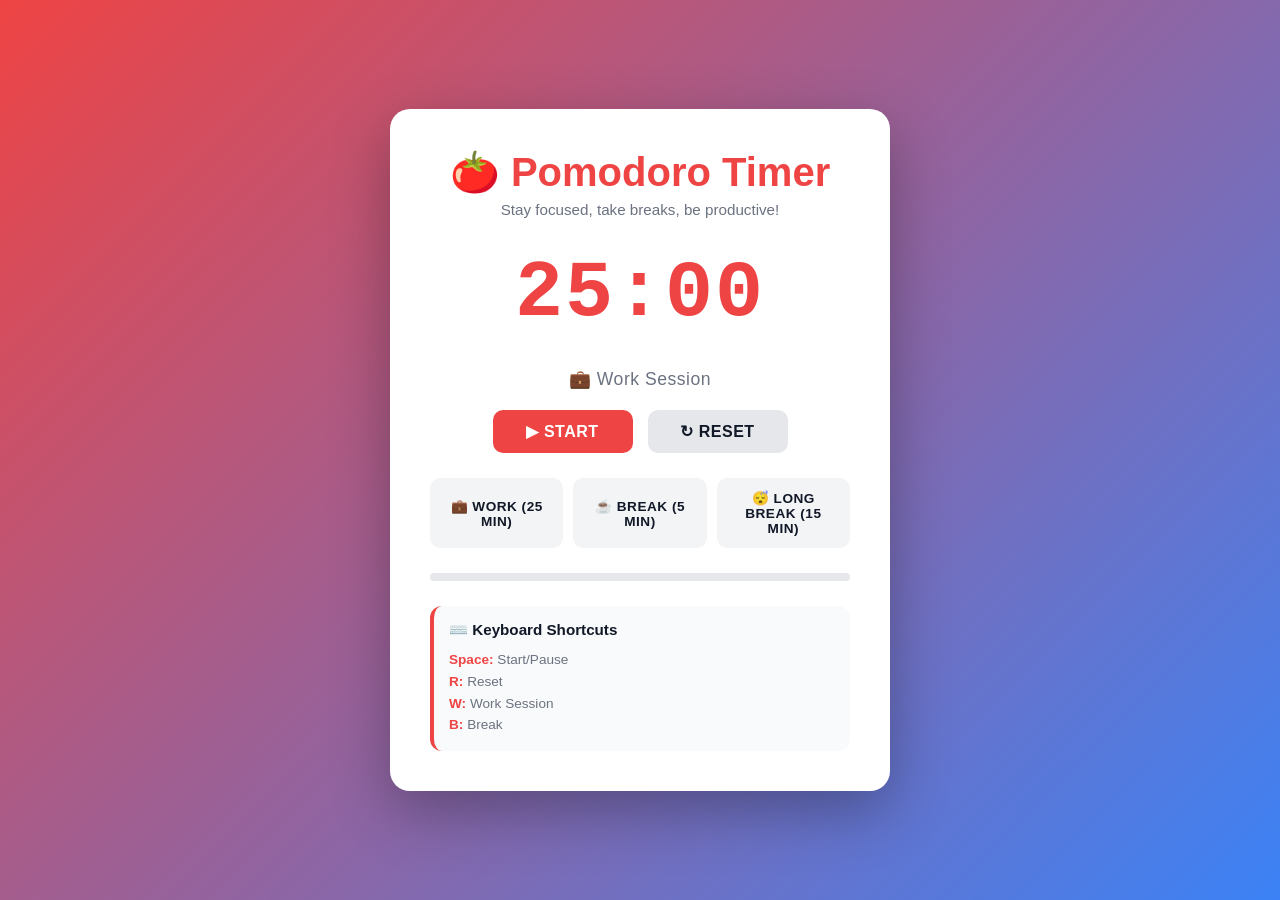
<file: index.html>
<!DOCTYPE html>
<html lang="en">
<head>
    <meta charset="UTF-8">
    <meta name="viewport" content="width=device-width, initial-scale=1.0">
    <title>🍅 Pomodoro Timer - Boost Your Productivity</title>
    <link rel="stylesheet" href="style.css">
    <link rel="icon" type="image/svg+xml" href="data:image/svg+xml,<svg xmlns='http://www.w3.org/2000/svg' viewBox='0 0 100 100'><text y='75' font-size='75'>🍅</text></svg>">
</head>
<body>
    <div class="container">
        <h1>🍅 Pomodoro Timer</h1>
        <p class="subtitle">Stay focused, take breaks, be productive!</p>
        
        <div class="timer-display" id="timer">25:00</div>
        
        <div class="session-type" id="sessionType">Work Session</div>
        
        <div class="controls">
            <button id="startBtn" class="btn btn-primary">▶ START</button>
            <button id="pauseBtn" class="btn btn-primary" style="display:none;">⏸ PAUSE</button>
            <button id="resetBtn" class="btn btn-secondary">↻ RESET</button>
        </div>
        
        <div class="quick-actions">
            <button id="workBtn" class="btn btn-quick">💼 Work (25 min)</button>
            <button id="breakBtn" class="btn btn-quick">☕ Break (5 min)</button>
            <button id="longBreakBtn" class="btn btn-quick">😴 Long Break (15 min)</button>
        </div>

        <div class="progress-bar">
            <div class="progress-fill" id="progressFill"></div>
        </div>

        <div class="keyboard-shortcuts">
            <h3>⌨️ Keyboard Shortcuts</h3>
            <ul>
                <li><strong>Space:</strong> Start/Pause</li>
                <li><strong>R:</strong> Reset</li>
                <li><strong>W:</strong> Work Session</li>
                <li><strong>B:</strong> Break</li>
            </ul>
        </div>

        <audio id="notificationSound" preload="auto">
            <source src="[data-uri]" type="audio/wav">
        </audio>
    </div>

    <script src="script.js"></script>
</body>
</html>
</file>
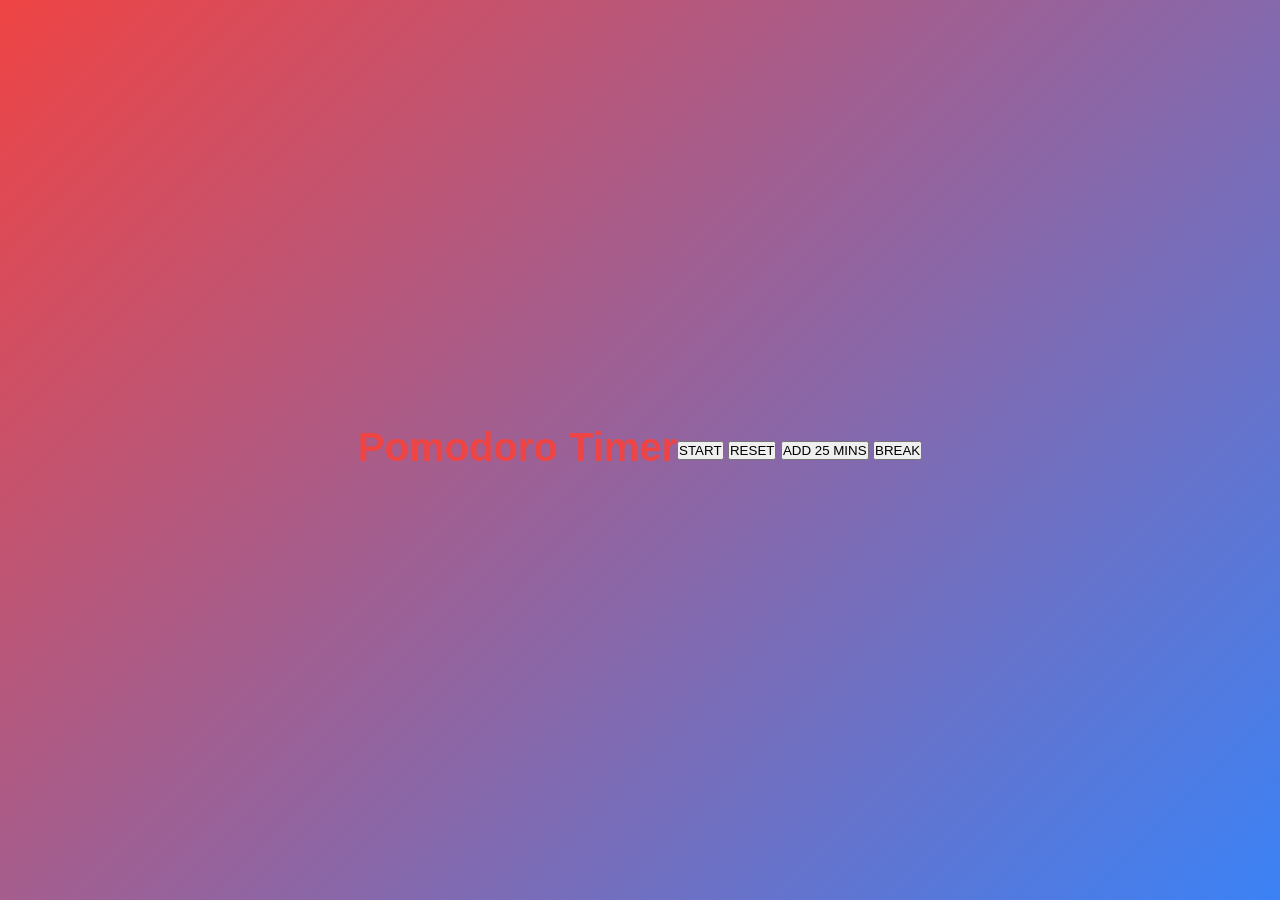
<file: Pomodoro_timer.html>
<!DOCTYPE html>
<html lang="en">
<head>
    <meta charset="UTF-8">
    <meta name="viewport" content="width=device-width, initial-scale=1.0">
    <title>pomodoro timer</title>
    <link rel="stylesheet" href="style.css">
</head>
<body>
    <h1 id="heading">Pomodoro Timer</h1>

    <div id="timer"></div>
    <div id="cont">
        <button id="start">START</button>
        <button id="resetBtn">RESET</button>
    <button id="increaseBtn">ADD 25 MINS</button>
    <button id="breakBtn">BREAK</button>
    </div>




    <script src="script.js"></script>
</body>
</html>
</file>
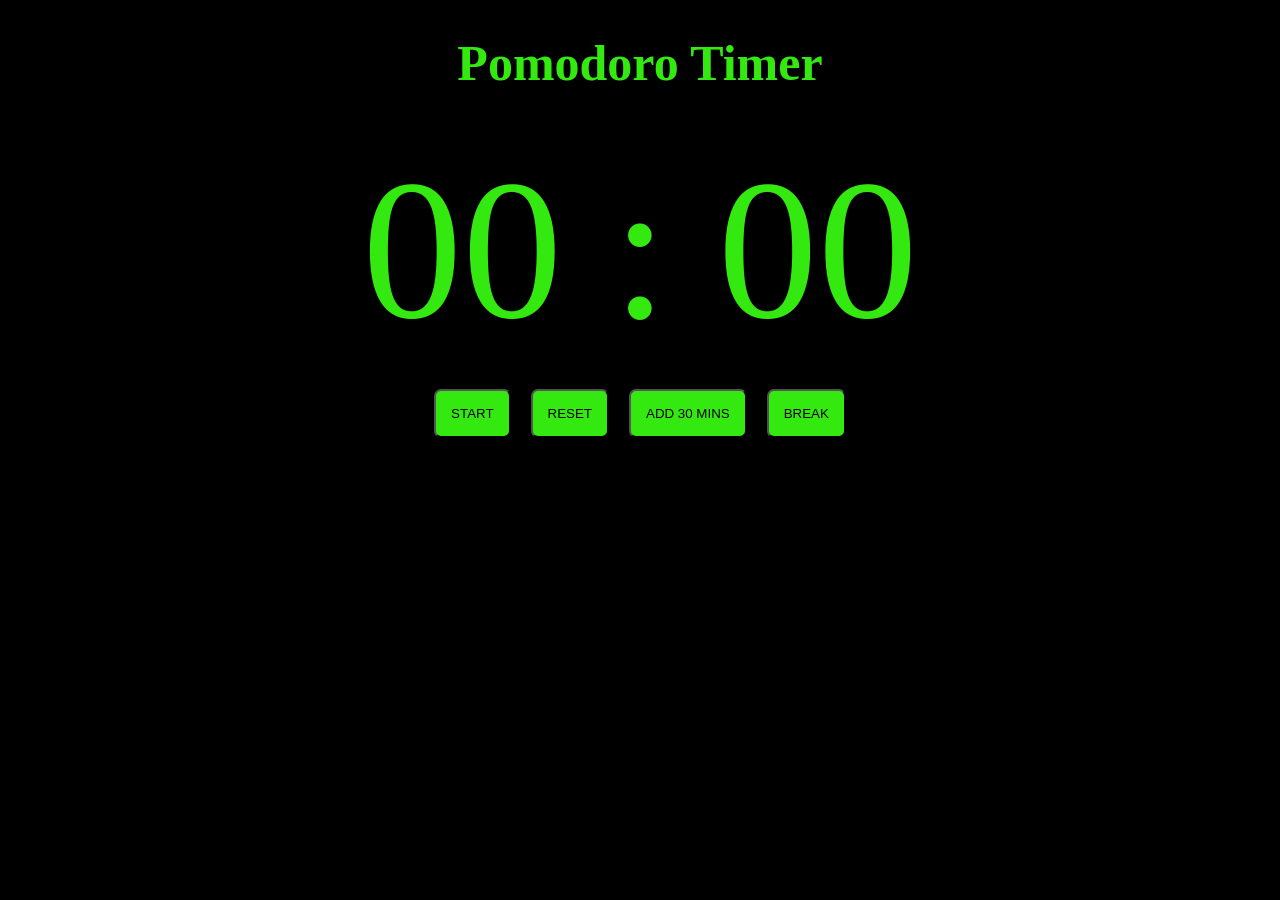
<file: pomodoro clock/Pomodoro_timer.html>
<!DOCTYPE html>
<html lang="en">
<head>
    <meta charset="UTF-8">
    <meta name="viewport" content="width=device-width, initial-scale=1.0">
    <title>pomodoro timer</title>
    <link rel="stylesheet" href="style.css">
</head>
<body>
    <h1 id="heading">Pomodoro Timer</h1>

    <div id="timer"></div>
    <div id="cont">
        <button id="start">START</button>
        <button id="resetBtn">RESET</button>
    <button id="increaseBtn">ADD 30 MINS</button>
    <button id="breakBtn">BREAK</button>
    </div>




    <script src="script.js"></script>
</body>
</html>
</file>
<file: style.css>
* {
    margin: 0;
    padding: 0;
    box-sizing: border-box;
}

:root {
    --primary-color: #ef4444;
    --primary-dark: #dc2626;
    --accent-color: #3b82f6;
    --bg-light: #f3f4f6;
    --bg-dark: #1f2937;
    --text-dark: #111827;
    --text-light: #f9fafb;
}

body {
    font-family: 'Segoe UI', Tahoma, Geneva, Verdana, sans-serif;
    background: linear-gradient(135deg, var(--primary-color) 0%, var(--accent-color) 100%);
    min-height: 100vh;
    display: flex;
    justify-content: center;
    align-items: center;
    padding: 20px;
}

.container {
    background: white;
    border-radius: 20px;
    padding: 40px;
    box-shadow: 0 20px 60px rgba(0, 0, 0, 0.3);
    max-width: 500px;
    width: 100%;
    animation: slideUp 0.5s ease;
}

@keyframes slideUp {
    from {
        opacity: 0;
        transform: translateY(30px);
    }
    to {
        opacity: 1;
        transform: translateY(0);
    }
}

h1 {
    font-size: 2.5rem;
    color: var(--primary-color);
    text-align: center;
    margin-bottom: 5px;
}

.subtitle {
    text-align: center;
    color: #6b7280;
    font-size: 0.95rem;
    margin-bottom: 30px;
    font-weight: 500;
}

.timer-display {
    font-size: 5rem;
    font-weight: bold;
    text-align: center;
    color: var(--primary-color);
    margin: 30px 0;
    font-family: 'Courier New', monospace;
    letter-spacing: 2px;
    animation: pulse 2s ease-in-out infinite;
}

@keyframes pulse {
    0%, 100% { transform: scale(1); }
    50% { transform: scale(1.02); }
}

.session-type {
    text-align: center;
    font-size: 1.1rem;
    color: #6b7280;
    font-weight: 500;
    margin-bottom: 20px;
    letter-spacing: 0.5px;
}

.controls {
    display: flex;
    gap: 15px;
    margin-bottom: 25px;
    justify-content: center;
}

.btn {
    padding: 12px 28px;
    border: none;
    border-radius: 10px;
    font-size: 1rem;
    font-weight: 600;
    cursor: pointer;
    transition: all 0.3s ease;
    text-transform: uppercase;
    letter-spacing: 0.5px;
}

.btn-primary {
    background: var(--primary-color);
    color: white;
    min-width: 140px;
}

.btn-primary:hover {
    background: var(--primary-dark);
    transform: translateY(-2px);
    box-shadow: 0 10px 20px rgba(239, 68, 68, 0.3);
}

.btn-primary:active {
    transform: translateY(0);
}

.btn-secondary {
    background: #e5e7eb;
    color: var(--text-dark);
    min-width: 140px;
}

.btn-secondary:hover {
    background: #d1d5db;
    transform: translateY(-2px);
    box-shadow: 0 10px 20px rgba(0, 0, 0, 0.1);
}

.quick-actions {
    display: grid;
    grid-template-columns: 1fr 1fr 1fr;
    gap: 10px;
    margin-bottom: 25px;
}

.btn-quick {
    padding: 10px 12px;
    font-size: 0.85rem;
    background: #f3f4f6;
    color: var(--text-dark);
    border: 2px solid transparent;
}

.btn-quick:hover {
    background: var(--accent-color);
    color: white;
    border-color: var(--accent-color);
}

.progress-bar {
    width: 100%;
    height: 8px;
    background: #e5e7eb;
    border-radius: 10px;
    overflow: hidden;
    margin-bottom: 25px;
}

.progress-fill {
    height: 100%;
    background: linear-gradient(90deg, var(--primary-color), var(--accent-color));
    width: 100%;
    transition: width 0.3s linear;
    border-radius: 10px;
}

.keyboard-shortcuts {
    background: #f9fafb;
    border-radius: 12px;
    padding: 15px;
    margin-top: 20px;
    border-left: 4px solid var(--primary-color);
}

.keyboard-shortcuts h3 {
    font-size: 0.95rem;
    color: var(--text-dark);
    margin-bottom: 10px;
}

.keyboard-shortcuts ul {
    list-style: none;
    font-size: 0.85rem;
    color: #6b7280;
    line-height: 1.6;
}

.keyboard-shortcuts strong {
    color: var(--primary-color);
}

/* Responsive Design */
@media (max-width: 600px) {
    .container {
        padding: 30px 20px;
    }

    h1 {
        font-size: 2rem;
    }

    .timer-display {
        font-size: 3.5rem;
    }

    .controls {
        flex-direction: column;
        gap: 10px;
    }

    .btn {
        width: 100%;
    }

    .quick-actions {
        grid-template-columns: 1fr;
    }
}
</file>
<file: pomodoro clock/style.css>
:root{
    --primaryColor:#34e910 ;
}

#heading{
    display: flex;
    justify-content: center;
    align-items: center;
    font-size: 50px;
}
body{
    background-color: #000000;
    color: var(--primaryColor);
}
#timer{
    font-size: 200px;
    display: flex;
    justify-content: center;
    padding: 10px;
}
#cont{
    display: flex;
    justify-content: center;
    padding: 15px;
    gap: 20px;
}
button{
    padding: 15px;
    background-color:var(--primaryColor);
    border-radius: 7px;
}
button:hover{
    border: 2px solid beige;
}
</file>
